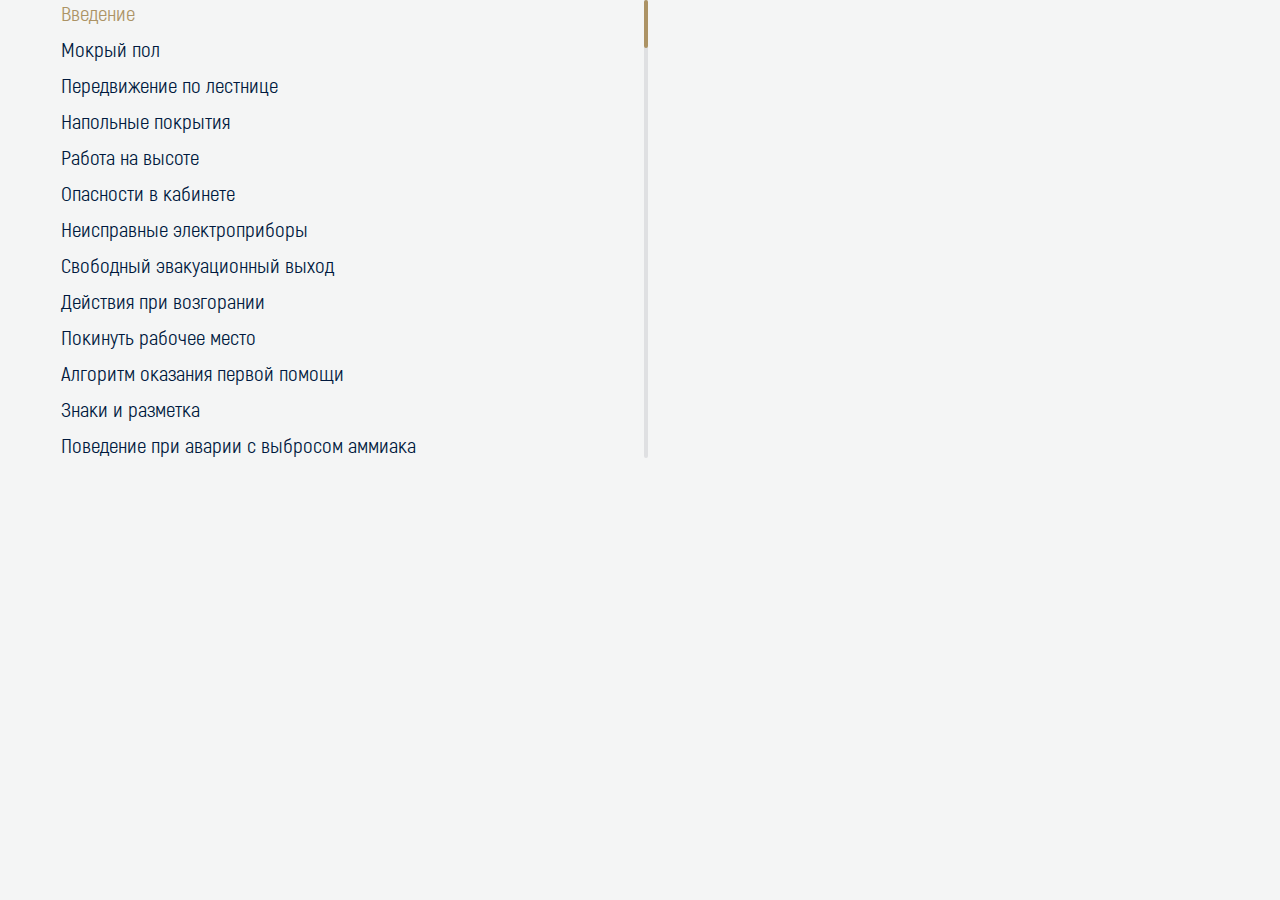
<file: story_content/WebObjects/5plR1eiyxhK/index.html>
<!DOCTYPE html>
<html lang="en">

<head>
	<meta charset="utf-8">
	<meta http-equiv="X-UA-Compatible" content="IE=edge">
	<meta name="viewport" initial-scale="1">
	<title>iframe</title>
	<script src="js/jquery-3.1.1.min.js"></script>
	<script src="js/jquery.mCustomScrollbar.concat.min.js"></script>
	<link href="css/jquery.mCustomScrollbar.css" rel="stylesheet">
	<link href="css/myTheme.css" rel="stylesheet">
</head>

<body>
	<div class="scroll-container">
		<div class="oglavl">
			<div class="module">
				<div class="wrapper">
					<div class="element" data-slide="1">
						<div class="icon"></div>
						<span class="text"> Введение
						</span>
					</div>
					<div class="element" data-slide="2">
						<div class="icon"></div>
						<span class="text"> Мокрый пол
						</span>
					</div>
					<div class="element" data-slide="3">
						<div class="icon"></div>
						<span class="text"> Передвижение по лестнице
						</span>
					</div>
					<div class="element" data-slide="4">
						<div class="icon"></div>
						<span class="text"> Напольные покрытия
						</span>
					</div>
					<div class="element" data-slide="5">
						<div class="icon"></div>
						<span class="text"> Работа на высоте
						</span>
					</div>
					<div class="element" data-slide="6">
						<div class="icon"></div>
						<span class="text"> Опасности в кабинете
						</span>
					</div>
					<div class="element" data-slide="7">
						<div class="icon"></div>
						<span class="text"> Неисправные электроприборы
						</span>
					</div>
					<div class="element" data-slide="8">
						<div class="icon"></div>
						<span class="text"> Свободный эвакуационный выход
						</span>
					</div>
					<div class="element" data-slide="9">
						<div class="icon"></div>
						<span class="text"> Действия при возгорании
						</span>
					</div>
					<div class="element" data-slide="10">
						<div class="icon"></div>
						<span class="text"> Покинуть рабочее место
						</span>
					</div>
					<div class="element" data-slide="11">
						<div class="icon"></div>
						<span class="text"> Алгоритм оказания первой помощи
						</span>
					</div>
					<div class="element" data-slide="12">
						<div class="icon"></div>
						<span class="text"> Знаки и разметка
						</span>
					</div>
					<div class="element" data-slide="13">
						<div class="icon"></div>
						<span class="text"> Поведение при аварии с выбросом аммиака
						</span>
					</div>
					<div class="element" data-slide="14">
						<div class="icon"></div>
						<span class="text"> Осмотр автомобиля
						</span>
					</div>
					<div class="element" data-slide="15">
						<div class="icon"></div>
						<span class="text"> Проверка документов
						</span>
					</div>
					<div class="element" data-slide="16">
						<div class="icon"></div>
						<span class="text"> Эффективная поза для вождения
						</span>
					</div>
					<div class="element" data-slide="17">
						<div class="icon"></div>
						<span class="text"> На что обратить внимание?
						</span>
					</div>
					<div class="element" data-slide="18">
						<div class="icon"></div>
						<span class="text"> Перевозка грузов
						</span>
					</div>
					<div class="element" data-slide="19">
						<div class="icon"></div>
						<span class="text"> Еда за рулем
						</span>
					</div>
					<div class="element" data-slide="20">
						<div class="icon"></div>
						<span class="text"> Посторонние предметы во время вождения
						</span>
					</div>
					<div class="element" data-slide="21">
						<div class="icon"></div>
						<span class="text"> Парковка
						</span>
					</div>
					<div class="element" data-slide="22">
						<div class="icon"></div>
						<span class="text"> Путь до торговой точки
						</span>
					</div>
					<div class="element" data-slide="23">
						<div class="icon"></div>
						<span class="text"> Итоговое тестирование
						</span>
					</div>

				</div>
			</div>
		</div>
	</div>
	<script src="js/script.js"></script>
</body>

</html>
</file>
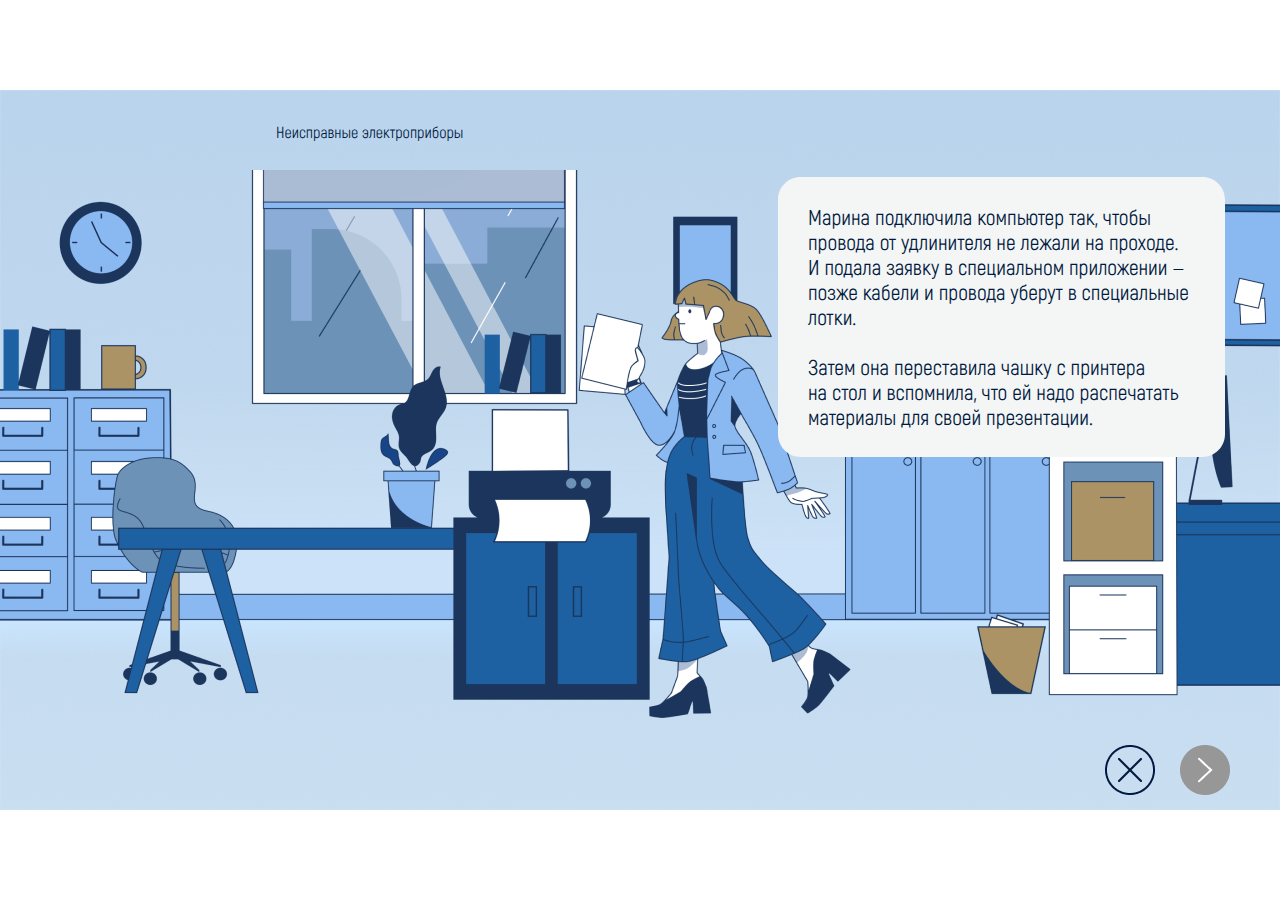
<file: story.html>
﻿<!doctype html>
<html lang="en-US">
<head>
  <meta charset="utf-8">
  <!-- Created using Storyline 360 x64 - http://www.articulate.com  -->
  <!-- version: 3.84.31722.0 -->
  <title>&#1055;&#1088;&#1080;&#1084;&#1077;&#1088;</title>
  <meta http-equiv="x-ua-compatible" content="IE=edge"/>
  <meta name="viewport" content="width=device-width,initial-scale=1,user-scalable=no,shrink-to-fit=no,minimal-ui"/>
  <meta name="apple-mobile-web-app-capable" content="yes"/>
  <style>
    html, body { height: 100%; padding: 0; margin: 0 }
    #app { height: 100%; width: 100%; }
  </style>

  <script>
    window.DS = {};
    window.globals = {
      DATA_PATH_BASE: '',
      HAS_FRAME: true,
      HAS_SLIDE: true,

      lmsPresent: false,
      tinCanPresent: false,
      cmi5Present: false,
      aoSupport: false,
      scale: 'noscale',
      captureRc: false,
      browserSize: 'fullscreen',
      bgColor: '#FFFFFF',
      features: 'BackgroundAudioVolumeVariable,ConnectionMessages,DropInBase,DropInMisc,DropInVectors,JsApi,LayerPresentAsDialog,MultipleQuizTracking,PlayerTooltips,UpdatedThemeEditor',
      themeName: 'unified',
      preloaderColor: '#8C8C8C',
      suppressAnalytics: false,
      productChannel: 'stable',
      publishSource: 'storyline',
      aid: 'aid|d26fa069-11d6-41fd-b6d2-87c59981eadd',
      cid: '802f26f8-a0e5-4207-89d1-84cf7e348ea7',
      playerVersion: '3.84.31722.0',
      publishTimestamp: '2024-05-14T14:29:25.9616259Z',
      maxIosVideoElements: 10,
      connectionSettings: { message: 'You%20are%20offline.%20Trying%20to%20reconnect...', useDarkTheme: true, mode: 'disabled' },
      hasFeature: function(feature) {
        return this.features.split(',').includes(feature);
      },
      
      parseParams: function(qs) {
        if (window.globals.parsedParams != null) {
          return window.globals.parsedParams;
        }
        qs = (qs || window.location.search.substr(1)).split('+').join(' ');
        var params = {},
            tokens,
            re = /[?&]?([^=]+)=([^&]*)/g;

        while (tokens = re.exec(qs)) {
          params[decodeURIComponent(tokens[1]).trim()] =
            decodeURIComponent(tokens[2]).trim();
        }
        window.globals.parsedParams = params;
        return params;
      }

    };
  </script>
  <script>
    var isIe11 = ('ActiveXObject' in window || window.MSBlobBuilder != null)
      && window.msCrypto != null && !window.ActiveXObject;
    if (isIe11) {
      window.globals.unsupportedBrowser = true;
      document.write(atob('[base64]'));
    }
  </script>

  <script>
    if (window.globals.hasFeature('MultiLanguageSupport')) {
      
      
    }
  </script>

  
  <script>window.THREE = { };</script>
  
</head>
<body style="background: #FFFFFF" class="cs-HTML theme-unified">
  <!-- 360 -->
  <script>!function(){var e,i=/iPhone/i,o=/iPod/i,n=/iPad/i,t=/\biOS-universal(?:.+)Mac\b/i,r=/\bAndroid(?:.+)Mobile\b/i,a=/Android/i,d=/(?:SD4930UR|\bSilk(?:.+)Mobile\b)/i,p=/Silk/i,l=/Windows Phone/i,u=/\bWindows(?:.+)ARM\b/i,b=/BlackBerry/i,s=/BB10/i,c=/Opera Mini/i,f=/\b(CriOS|Chrome)(?:.+)Mobile/i,h=/Mobile(?:.+)Firefox\b/i,v=function(e){return void 0!==e&&"MacIntel"===e.platform&&"number"==typeof e.maxTouchPoints&&e.maxTouchPoints>1&&"undefined"==typeof MSStream};e=function(e){var m={userAgent:"",platform:"",maxTouchPoints:0};e||"undefined"==typeof navigator?"string"==typeof e?m.userAgent=e:e&&e.userAgent&&(m={userAgent:e.userAgent,platform:e.platform,maxTouchPoints:e.maxTouchPoints||0}):m={userAgent:navigator.userAgent,platform:navigator.platform,maxTouchPoints:navigator.maxTouchPoints||0};var g=m.userAgent,y=g.split("[FBAN");void 0!==y[1]&&(g=y[0]),void 0!==(y=g.split("Twitter"))[1]&&(g=y[0]);var A=function(e){return function(i){return i.test(e)}}(g),w={apple:{phone:A(i)&&!A(l),ipod:A(o),tablet:!A(i)&&(A(n)||v(m))&&!A(l),universal:A(t),device:(A(i)||A(o)||A(n)||A(t)||v(m))&&!A(l)},amazon:{phone:A(d),tablet:!A(d)&&A(p),device:A(d)||A(p)},android:{phone:!A(l)&&A(d)||!A(l)&&A(r),tablet:!A(l)&&!A(d)&&!A(r)&&(A(p)||A(a)),device:!A(l)&&(A(d)||A(p)||A(r)||A(a))||A(/\bokhttp\b/i)},windows:{phone:A(l),tablet:A(u),device:A(l)||A(u)},other:{blackberry:A(b),blackberry10:A(s),opera:A(c),firefox:A(h),chrome:A(f),device:A(b)||A(s)||A(c)||A(h)||A(f)},any:!1,phone:!1,tablet:!1};return w.any=w.apple.device||w.android.device||w.windows.device||w.other.device,w.phone=w.apple.phone||w.android.phone||w.windows.phone,w.tablet=w.apple.tablet||w.android.tablet||w.windows.tablet,w}(),"object"==typeof exports&&"undefined"!=typeof module?module.exports=e:"function"==typeof define&&define.amd?define((function(){return e})):this.isMobile=e}();
    window.isMobile.apple.tablet = window.isMobile.apple.tablet ||
      (navigator.platform === 'MacIntel' && navigator.maxTouchPoints > 1);
    window.isMobile.apple.device = window.isMobile.apple.device || window.isMobile.apple.tablet;
    window.isMobile.tablet = window.isMobile.tablet || window.isMobile.apple.tablet;
    window.isMobile.any = window.isMobile.any || window.isMobile.apple.tablet;
  </script>

  <div id="focus-sink" tabindex="-1"></div>

  <div id="preso"></div>
  <script>
    (function() {

      var classTypes = [ 'desktop', 'mobile', 'phone', 'tablet' ];

      var addDeviceClasses = function(prefix, testObj) {
        var curr, i;
        for (i = 0; i < classTypes.length; i++) {
          curr = classTypes[i];
          if (testObj[curr]) {
            document.body.classList.add(prefix + curr);
          }
        }
      };

      var params = window.globals.parseParams(),
          isDevicePreview = params.devicepreview === '1',
          isPhoneOverride = params.deviceType === 'phone' || (isDevicePreview && params.phone == '1'),
          isTabletOverride = (params.deviceType === 'tablet' || isDevicePreview) && !isPhoneOverride,
          isMobileOverride = isPhoneOverride || isTabletOverride;

      var deviceView = {
        desktop: !window.isMobile.any && !isMobileOverride,
        mobile: window.isMobile.any || isMobileOverride,
        phone: isPhoneOverride || (window.isMobile.phone && !isTabletOverride),
        tablet: isTabletOverride || window.isMobile.tablet
      };

      window.globals.deviceView = deviceView;
      window.isMobile.desktop = !window.isMobile.any;
      window.isMobile.mobile = window.isMobile.any;

      addDeviceClasses('view-', deviceView);

    })();
  </script>
  
  <script src='story_content/user.js' type=text/javascript></script>
  <div class="slide-loader"></div>

  <script>
    var doc = document, loader = doc.body.querySelector('.slide-loader'); [ 1, 2, 3 ].forEach(function(n) { var d = doc.createElement('div'); d.style.backgroundColor = window.globals.preloaderColor; d.classList.add('mobile-loader-dot'); d.classList.add('dot' + n); loader.appendChild(d); });
  </script>

  <div class="mobile-load-title-overlay" style="display: none">
    <div class="mobile-load-title">&#1055;&#1088;&#1080;&#1084;&#1077;&#1088;</div>
  </div>

  <div class="mobile-chrome-warning"></div>

  
<style>
  .warn-connection-dialog {
    display: none;
    background: transparent;
    pointer-events: all;
    position: fixed;
    left: 0;
    top: 0;
    width: 100%;
    height: 100%;
    z-index: 999;
  }

  .warn-connection-content {
    pointer-events: all;
    border-radius: 4px;
    background: white;
    border: 1px solid #E7E7E7;
    color: #333333;
    box-shadow: 0 2px 4px rgba(0, 0, 0, 0.25);
    transition: all 150ms ease-out;
    position: absolute;
    white-space: nowrap;
  }

  .view-phone.is-landscape .warn-connection-content {
    left: 23px;
    bottom: 23px;
  }

  .view-tablet.is-landscape .warn-connection-content {
    left: 50%;
    top: 20px;
    transform: translateX(-50%);
  }

  .view-mobile.is-portrait .warn-connection-content {
    transform: translate(-50%, calc(-100% - 15px));
  }

  .warn-connection-content p {
    display: inline-block;
    margin: 0 8px 0 0;
    line-height: 33px;
    font-size: 11px;
  }

  .warn-connection-content svg {
    position: relative;
    vertical-align: middle;
    margin: 0 2px 2px 8px;
  }

  .view-desktop .warn-connection-content {
    left: 1.5em;
    bottom: 1.5em;
  }

  .view-desktop .warn-connection-content p {
    font-size: 1.1em;
  }

  .is-offline .warn-connection-dialog {
    display: block;
  }

  .is-offline .cs-panel * {
    pointer-events: none !important;
  }

  .is-offline .cs-panel {
    pointer-events: all !important;
  }

  .is-offline #nav-controls * {
    pointer-events: none !important;
  }

  .is-offline #nav-controls {
    pointer-events: all !important;
  }
</style>

<div class="warn-connection-dialog" role="alertdialog" aria-modal="true" tabindex="0" aria-labelledby="warn-connection-message">
  <div class="warn-connection-content">
    <svg width="17" height="15" viewBox="0 0 17 15" xmlns="http://www.w3.org/2000/svg">
      <path fill="#8F0000" stroke="white" d="M16.07,12.98 L15.88,12.23 L9.51,1.21 C8.97,0.26,7.6,0.26,7.06,1.21 L0.69,12.23 C0.15,13.16,0.81,14.36,1.91,14.36 H14.65 C15.47,14.36,16.05,13.7,16.07,12.98 Z"/>
      <path fill="white" stroke="white" d="M8.58,5.5 C8.35,5.28,8.5,5.35,8.21,5.32 C8.09,5.35,7.97,5.49,7.96,5.67 C7.97,5.79,7.98,5.92,7.98,6.04 L7.98,6.04 C7.99,6.17,8,6.31,8.01,6.43 L8.01,6.44 C8.03,6.92,8.06,7.41,8.09,7.9 L8.09,7.9 C8.12,8.39,8.14,8.88,8.17,9.37 C8.17,9.39,8.18,9.42,8.2,9.44 C8.23,9.46,8.25,9.47,8.28,9.47 C8.31,9.47,8.34,9.46,8.35,9.44 C8.37,9.43,8.38,9.4,8.39,9.35 L8.39,9.34 C8.39,9.24,8.4,9.15,8.4,9.05 L8.4,9.05 C8.41,8.96,8.41,8.86,8.42,8.75 C8.43,8.44,8.45,8.12,8.47,7.81 L8.47,7.81 C8.49,7.49,8.51,7.18,8.53,6.87 C8.55,6.46,8.56,6.05,8.59,5.64 L8.6,5.62 C8.6,5.57,8.59,5.53,8.58,5.5 L8.21,5.32 Z"/>
      <circle fill="white" stroke="white" cx="8.3" cy="11.35" r="0.3"/>
    </svg>
    <p id="warn-connection-message">You are offline. Trying to reconnect...</p>
  </div>
</div>

<script>
  (function() {
    window.DS.connection = {
      warningShown: false,
      assets: {},
      loadingAssetGroup: false,
      retryDelay: 500
    };

    var connectionSettings = window.globals.connectionSettings || {};

    // The `window.globals.features` variable must be set in `webpack.dev.config` when testing locally - it is not enough
    // to have it in the data - but it must be set there as well.
    var useConnectionMessages = window.AbortController != null &&
      window.location.protocol != 'file:' &&
      window.globals.features.indexOf('ConnectionMessages') != -1 &&
      connectionSettings.mode === 'normal';

    window.DS.connection.useConnectionMessages = useConnectionMessages;

    var assetCount = 0;
    var checkLoadedId;


    if (useConnectionMessages && connectionSettings != null) {
      var contentEl = document.querySelector('.warn-connection-content');
      var messageEl = contentEl.querySelector('p');

      if (connectionSettings.useDarkTheme) {
        contentEl.style.borderColor = '#BABBBA';
        contentEl.style.backgroundColor = '#282828';
        contentEl.style.color = '#FFFFFF';
      }

      if (connectionSettings.message != null) {
        messageEl.textContent = window.decodeURIComponent(connectionSettings.message);
      }
    }

    function checkAssetsReady() {
      for (var i in DS.connection.assets) {
        if (!DS.connection.assets[i].success) {
          return false;
        }
      }
      return true;
    }

    function stopAssetGroup() {
      if (!useConnectionMessages) { return; }

      assetCount = 0;

      DS.connection.oldAssetGroup = DS.connection.assets;
      DS.connection.assets = {};
      DS.connection.loadingAssetGroup = false;
      clearInterval(checkLoadedId);
    }

    function startAssetGroup() {
      if (!useConnectionMessages) { return; }
      var ticks = 0;
      clearInterval(checkLoadedId);
      checkLoadedId = setInterval(function() {
        var loaded = 0;
        if (assetCount === 0 && loaded === 0) {
          clearInterval(checkLoadedId);
          return;
        }

        for (var i in DS.connection.assets) {
          if (DS.connection.assets[i].success) {
            loaded++;
          }
        }

        if (assetCount === loaded && checkAssetsReady()) {
          for (var i in DS.connection.assets) {
            if (DS.connection.assets[i].action) {
              DS.connection.assets[i].action();
            }
          }
          hideWarning();
          stopAssetGroup();
        }
      }, 100)
    }

    function requiredAsset(url, action, retry, type) {
      if (!useConnectionMessages) { return; }
      if (DS.connection.assets[url]) { return; }

      DS.connection.assets[url] = {
        success: false, action: action, retry: retry, type: type
      };
      assetCount = Object.keys(DS.connection.assets).length;
      if (!DS.connection.loadingAssetGroup) {
        startAssetGroup();
      }
      DS.connection.loadingAssetGroup = true;
    }

    function assetLoaded(url) {
      if (!useConnectionMessages) { return; }
      if (DS.connection.assets[url]) {
        DS.connection.assets[url].success = true;
      }
    }

    function assetFailed(url) {
      if (!useConnectionMessages) { return; }
      if (!DS.connection.assets[url]) {
        if (/\.js$/.test(url) && url.indexOf('transcripts') === -1) {
          setTimeout(function() {
            if (DS.connection.lastSlideLoaded != null) {
              DS.connection.lastSlideLoaded();
            }
          }, DS.connection.retryDelay);
        }
        return;
      }
      if (!DS.connection.warningShown) { showWarning(); }
      if (DS.connection.assets[url].retry) {
        setTimeout(function() {
          if (!DS.connection.assets[url].success) {
            DS.connection.assets[url].retry()
          }
        }, DS.connection.retryDelay);
      }
    }

    function hideWarning() {
      document.body.classList.remove('is-offline');
      DS.connection.warningShown = false;
      enableKeys();
    }
    DS.connection.hideWarning = hideWarning

    function showWarning(btn) {
      document.body.classList.add('is-offline')
      DS.connection.warningShown = true;
      updateWarningPosition();
      disableKeys();
    }

    function updateWarningPosition() {
      if (!DS.connection.warningShown) {
        return;
      }

      var isPortrait = document.body.classList.contains('is-portrait');
      var isMobile = document.body.classList.contains('view-mobile');
      var warningEl = document.querySelector('.warn-connection-content');

      if (isPortrait && isMobile) {
        var slide = document.querySelector('.primary-slide');
        var slideRect = slide != null
          ? slide.getBoundingClientRect()
          : { top: window.innerHeight, left: 0, width: window.innerWidth };

        warningEl.style.top = `${slideRect.top}px`
        warningEl.style.left = `${slideRect.left + slideRect.width / 2}px`
      } else {
        warningEl.style.top = null;
        warningEl.style.left = null;
      }

      window.requestAnimationFrame(updateWarningPosition);
    }

    function onDisableKeyDown(e) {
      e.preventDefault();
      e.stopImmediatePropagation();
    }

    function onDisableKeyUp(e) {
      e.preventDefault();
      e.stopImmediatePropagation();
    }

    var accStyle = document.createElement('style');
    var warnDialogEl = document.querySelector('.warn-connection-dialog');

    function disableKeys() {
      if (DS.views && DS.views.nsStack && DS.views.nsStack.length === 1) {
        DS.views.nsStack[0].tabReachable = false
        DS.views.nsStack[0].updateTabIndex(true, true);
      }

      accStyle.innerHTML = '.acc-shadow-dom { display: none; }';
      document.body.appendChild(accStyle);

      warnDialogEl.parentNode.append(warnDialogEl);
      warnDialogEl.focus();
    }

    function enableKeys() {
      accStyle.remove();
      if (DS.views && DS.views.nsStack && DS.views.nsStack.length === 1 && DS.views.nsStack[0].name === '_frame') {
        DS.views.nsStack[0].tabReachable = true;
        DS.views.nsStack[0].updateTabIndex();
      }
    }

    // these will all be noops if the feature flag isn't set in
    // the data and `window.globals.features`
    DS.connection.requiredAsset = requiredAsset;
    DS.connection.assetLoaded = assetLoaded;
    DS.connection.assetFailed = assetFailed;
    DS.connection.stopAssetGroup = stopAssetGroup;
    DS.connection.startAssetGroup = startAssetGroup;
  })();
</script>


  <script>
    
    if (window.autoSpider && window.vInterfaceObject) {
      document.querySelector('.mobile-load-title-overlay').style.display = 'none';
    }
  </script>

  

  <link rel="stylesheet" href="html5/data/css/output.min.css" data-noprefix/>
</body>
<script src="html5/lib/scripts/bootstrapper.min.js"></script>
</html>
</file>
<file: story_content/WebObjects/5plR1eiyxhK/css/myTheme.css>
/* theme "rounded", "rounded-dark", "rounded-dots", "my-theme" */

.mCSB_scrollTools .mCSB_dragger .mCSB_dragger_bar {
  background-color: #ac9365;
  height: 48px;
  width: 4px;
  border-radius: 16px;
}

.mCSB_scrollTools .mCSB_dragger:hover .mCSB_dragger_bar {
  background-color: #00193e;
  width: 4px;
}

.mCSB_scrollTools .mCSB_dragger:active .mCSB_dragger_bar,
.mCSB_scrollTools .mCSB_dragger.mCSB_dragger_onDrag .mCSB_dragger_bar {
  background-color: #ac9365;
  width: 4px;
}

.mCSB_inside > .mCSB_container {
  /*margin-right: 36px;*/
}

/* Ползунок вертикальный */
.mCSB_scrollTools.mCSB_scrollTools_vertical .mCSB_dragger .mCSB_dragger_bar {
  width: 4px;
}

/* Полоса прокрутки вертикальная */
.mCSB_scrollTools.mCSB_scrollTools_vertical .mCSB_draggerRail {
  background-color: #c9cbcf;
  opacity: 50%;
  border-radius: 16px;
  width: 4px;
}

/* Контейнер для ползунка вертикальный */
.mCSB_scrollTools.mCSB_scrollTools_vertical .mCSB_dragger {
  max-height: 100% !important; /* Лень лезть в css либы */
}

/* ---------------------------------------- */

@font-face {
  font-family: Akrobat; /* Имя шрифта */
  src: url(../fonts/Akrobat.ttf);
  /* Путь к файлу со шрифтом */
}

body {
  margin: 0;
  padding: 0;
  font-family: Akrobat;
  font-size: 21px;
  line-height: 26px;
  font-weight: 500;
  background-color: #f4f5f5;
}

.oglavl {
  padding: 0px;
  margin: 0;
}

.wrapper {
  display: flex;
  flex-direction: column;
}

.wrapper .element {
  display: flex;
  align-items: center;
  transition: all 0.2s;
  height: 26px;
  cursor: pointer;
}

.wrapper .element:not(:last-child) {
  margin-bottom: 10px;
}

.wrapper .element:hover .text {
  color: #ac9365;
}

.wrapper .element .text {
  color: #00193e;
  width: 100%;
  user-select: none;
  -ms-user-select: none;
  pointer-events: none;
}

.wrapper .element.disabled {
  -ms-user-select: none;
  user-select: none;
  pointer-events: none;
}

.wrapper .element .icon {
  margin: 0 25px 0 10px;
  height: 26px;
  width: 26px;
  flex-shrink: 0;
  pointer-events: none;
}

.wrapper .element.disabled .icon {
  background: url(../img/dis.png) no-repeat;
  border: none;
  background-position: center;
  background-size: contain;
}

.wrapper .element.completed .icon {
  background: url(../img/com.png) no-repeat;
  background-position: center;
  border: none;
  background-size: contain;
}

.wrapper .element.current .icon {
  background: url(../img/cur.png) no-repeat;
  border: none;
  background-position: center;
  background-size: contain;
}
</file>
